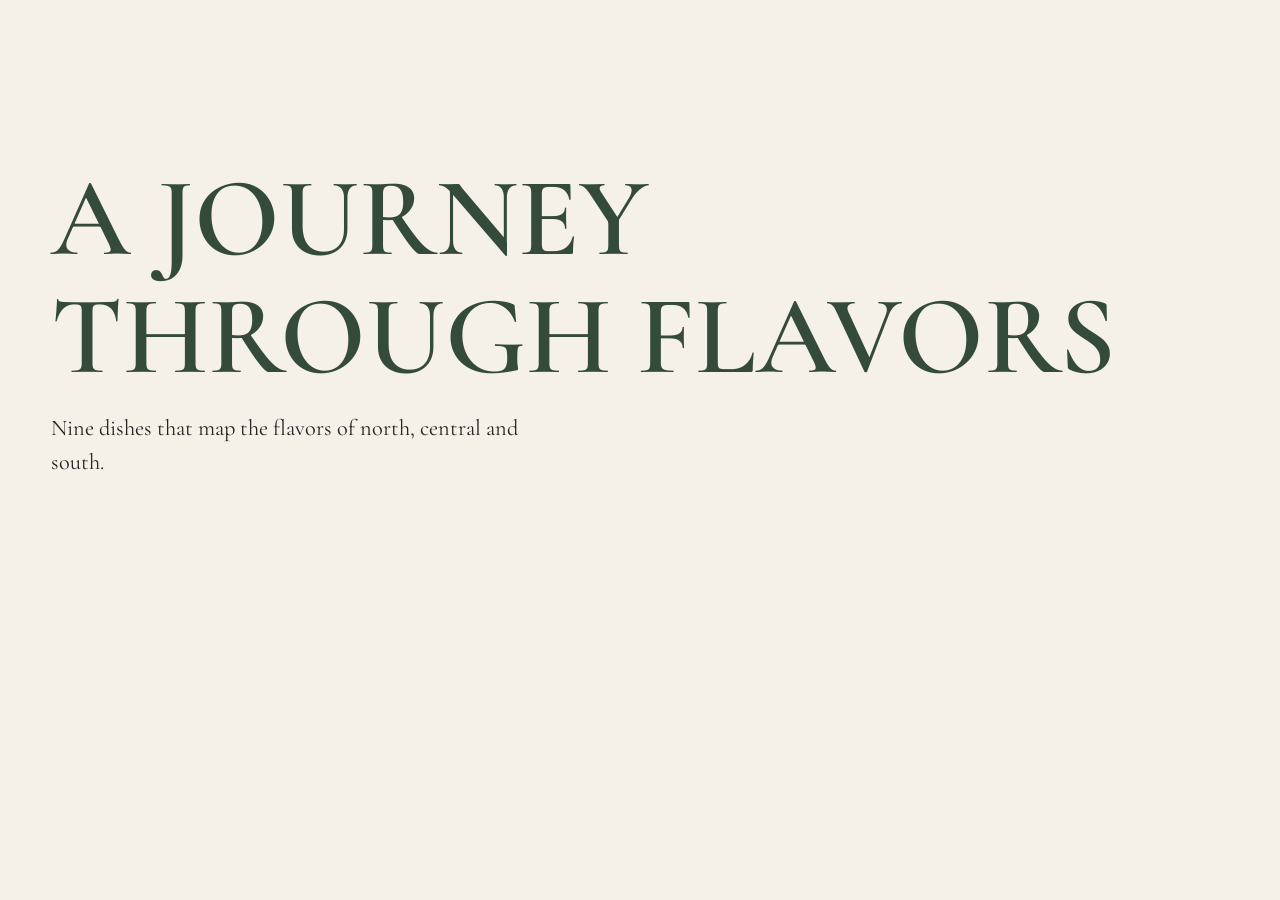
<file: cuisine.html>
<!DOCTYPE html><html lang="en"><head><meta charset="utf-8"><meta name="viewport" content="width=device-width,initial-scale=1">
<title>Taste of Vietnam – Vietnam: The Hidden Charm</title><meta name="description" content="Nine dishes that map the flavors of north, central and south.">
<link rel="icon" href="data:image/svg+xml,%3Csvg xmlns='http://www.w3.org/2000/svg' viewBox='0 0 32 32'%3E%3Crect width='32' height='32' fill='%23873D35'/%3E%3C/svg%3E">
<link href="https://fonts.googleapis.com/css2?family=Be+Vietnam+Pro:wght@400;500&family=Cormorant+Garamond:ital,wght@0,500;0,600;1,500&display=swap" rel="stylesheet">
<link rel="stylesheet" href="../style.css"></head>
<body data-page="cuisine" data-root="../"><main>
<section class="phead"><div class="wrap"><h1>A JOURNEY THROUGH FLAVORS</h1><p class="lede" style="margin-top:1rem">Nine dishes that map the flavors of north, central and south.</p></div></section>
<section class="wrap" style="padding-bottom:4rem"><div id="app"></div></section></main><script src="../script.js"></script></body></html>
</file>
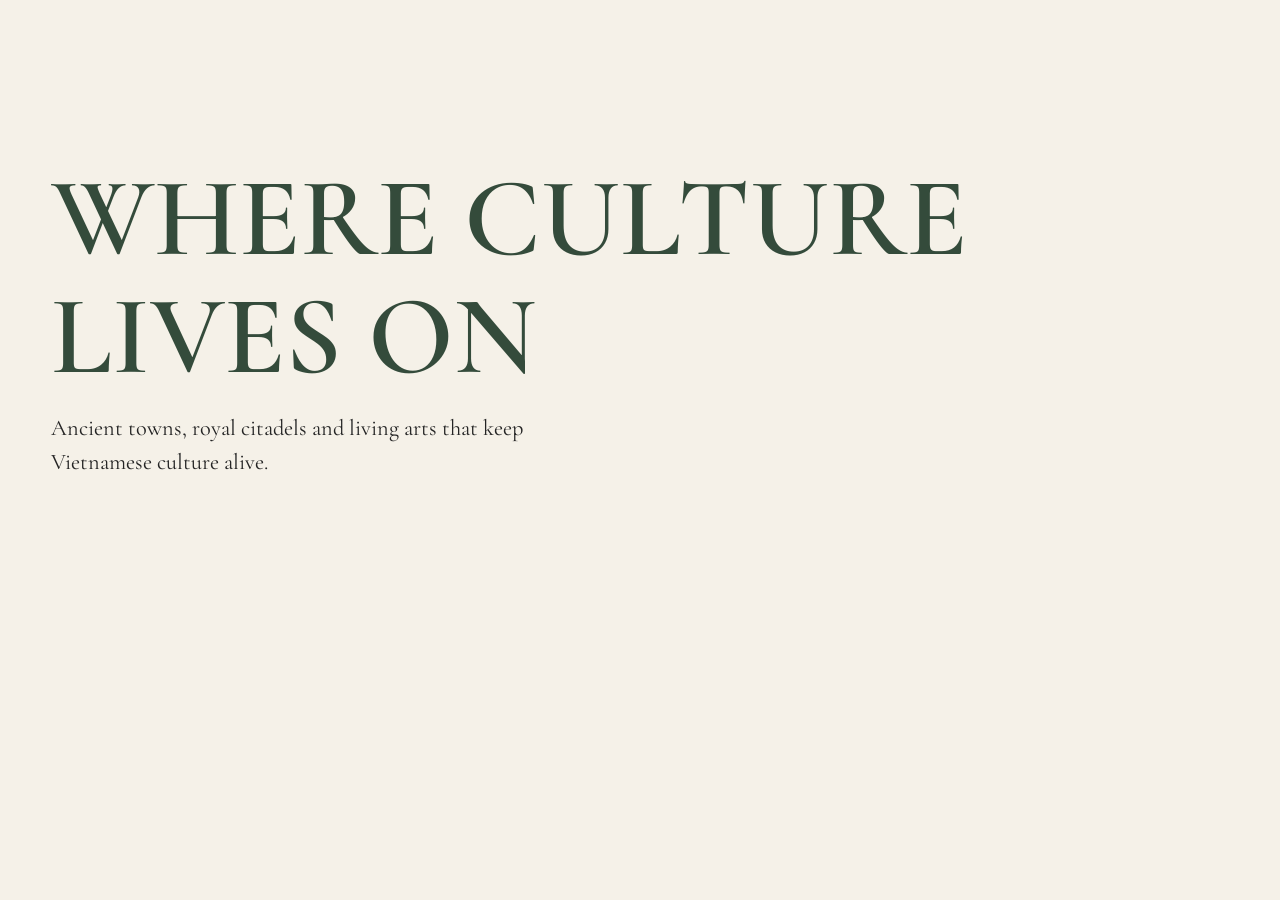
<file: heritage.html>
<!DOCTYPE html><html lang="en"><head><meta charset="utf-8"><meta name="viewport" content="width=device-width,initial-scale=1">
<title>Cultural Heritage – Vietnam: The Hidden Charm</title><meta name="description" content="Ancient towns, royal citadels and living arts that keep Vietnamese culture alive.">
<link rel="icon" href="data:image/svg+xml,%3Csvg xmlns='http://www.w3.org/2000/svg' viewBox='0 0 32 32'%3E%3Crect width='32' height='32' fill='%23873D35'/%3E%3C/svg%3E">
<link href="https://fonts.googleapis.com/css2?family=Be+Vietnam+Pro:wght@400;500&family=Cormorant+Garamond:ital,wght@0,500;0,600;1,500&display=swap" rel="stylesheet">
<link rel="stylesheet" href="../style.css"></head>
<body data-page="heritage" data-root="../"><main>
<section class="phead"><div class="wrap"><h1>WHERE CULTURE LIVES ON</h1><p class="lede" style="margin-top:1rem">Ancient towns, royal citadels and living arts that keep Vietnamese culture alive.</p></div></section>
<section class="wrap" style="padding-bottom:4rem"><div id="app"></div></section></main><script src="../script.js"></script></body></html>
</file>
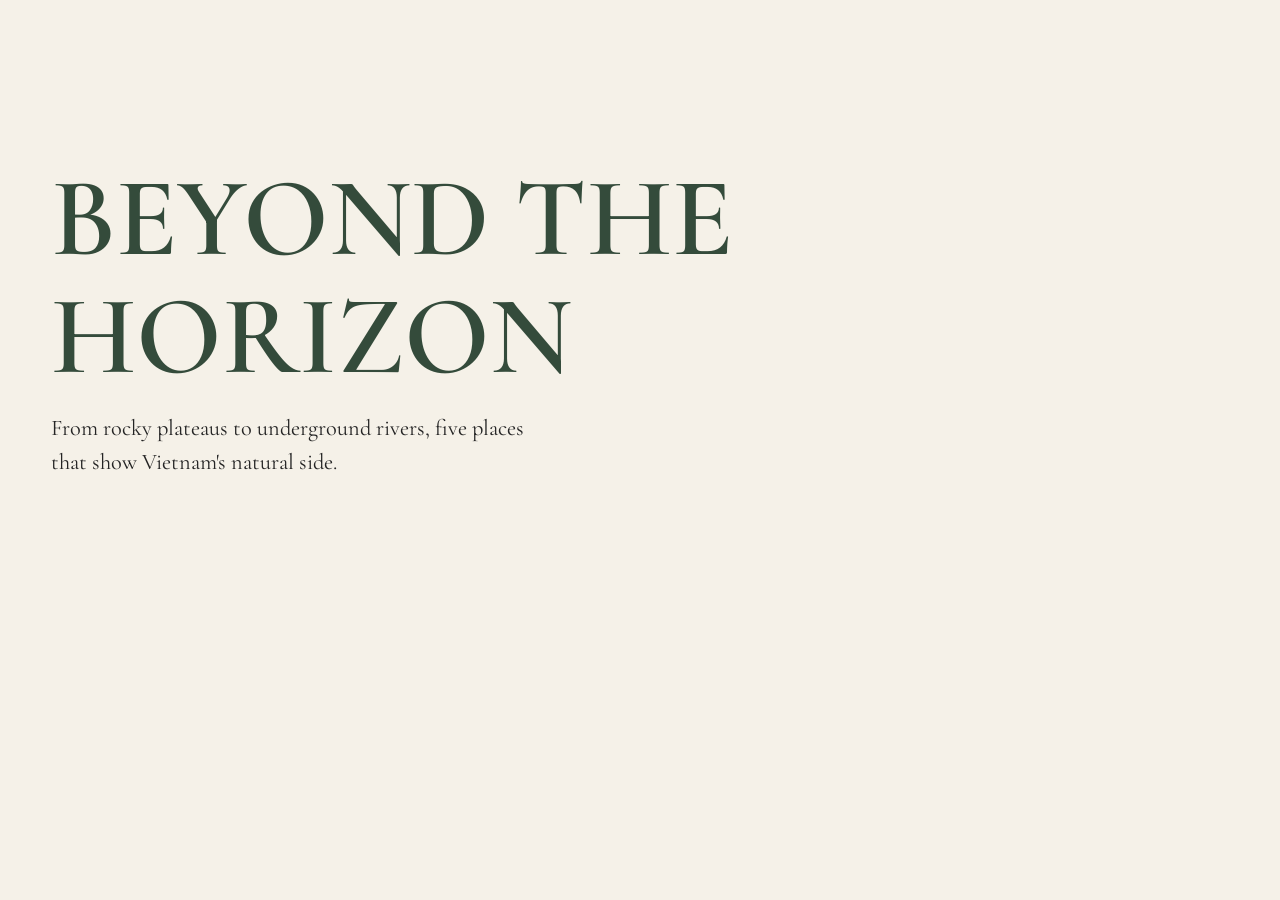
<file: landscapes.html>
<!DOCTYPE html><html lang="en"><head><meta charset="utf-8"><meta name="viewport" content="width=device-width,initial-scale=1">
<title>Hidden Landscapes – Vietnam: The Hidden Charm</title><meta name="description" content="From rocky plateaus to underground rivers, five places that show Vietnam's natural side.">
<link rel="icon" href="data:image/svg+xml,%3Csvg xmlns='http://www.w3.org/2000/svg' viewBox='0 0 32 32'%3E%3Crect width='32' height='32' fill='%23873D35'/%3E%3C/svg%3E">
<link href="https://fonts.googleapis.com/css2?family=Be+Vietnam+Pro:wght@400;500&family=Cormorant+Garamond:ital,wght@0,500;0,600;1,500&display=swap" rel="stylesheet">
<link rel="stylesheet" href="../style.css"></head>
<body data-page="landscapes" data-root="../"><main>
<section class="phead"><div class="wrap"><h1>BEYOND THE HORIZON</h1><p class="lede" style="margin-top:1rem">From rocky plateaus to underground rivers, five places that show Vietnam's natural side.</p></div></section>
<section class="wrap" style="padding-bottom:4rem"><div id="app"></div></section></main><script src="../script.js"></script></body></html>
</file>
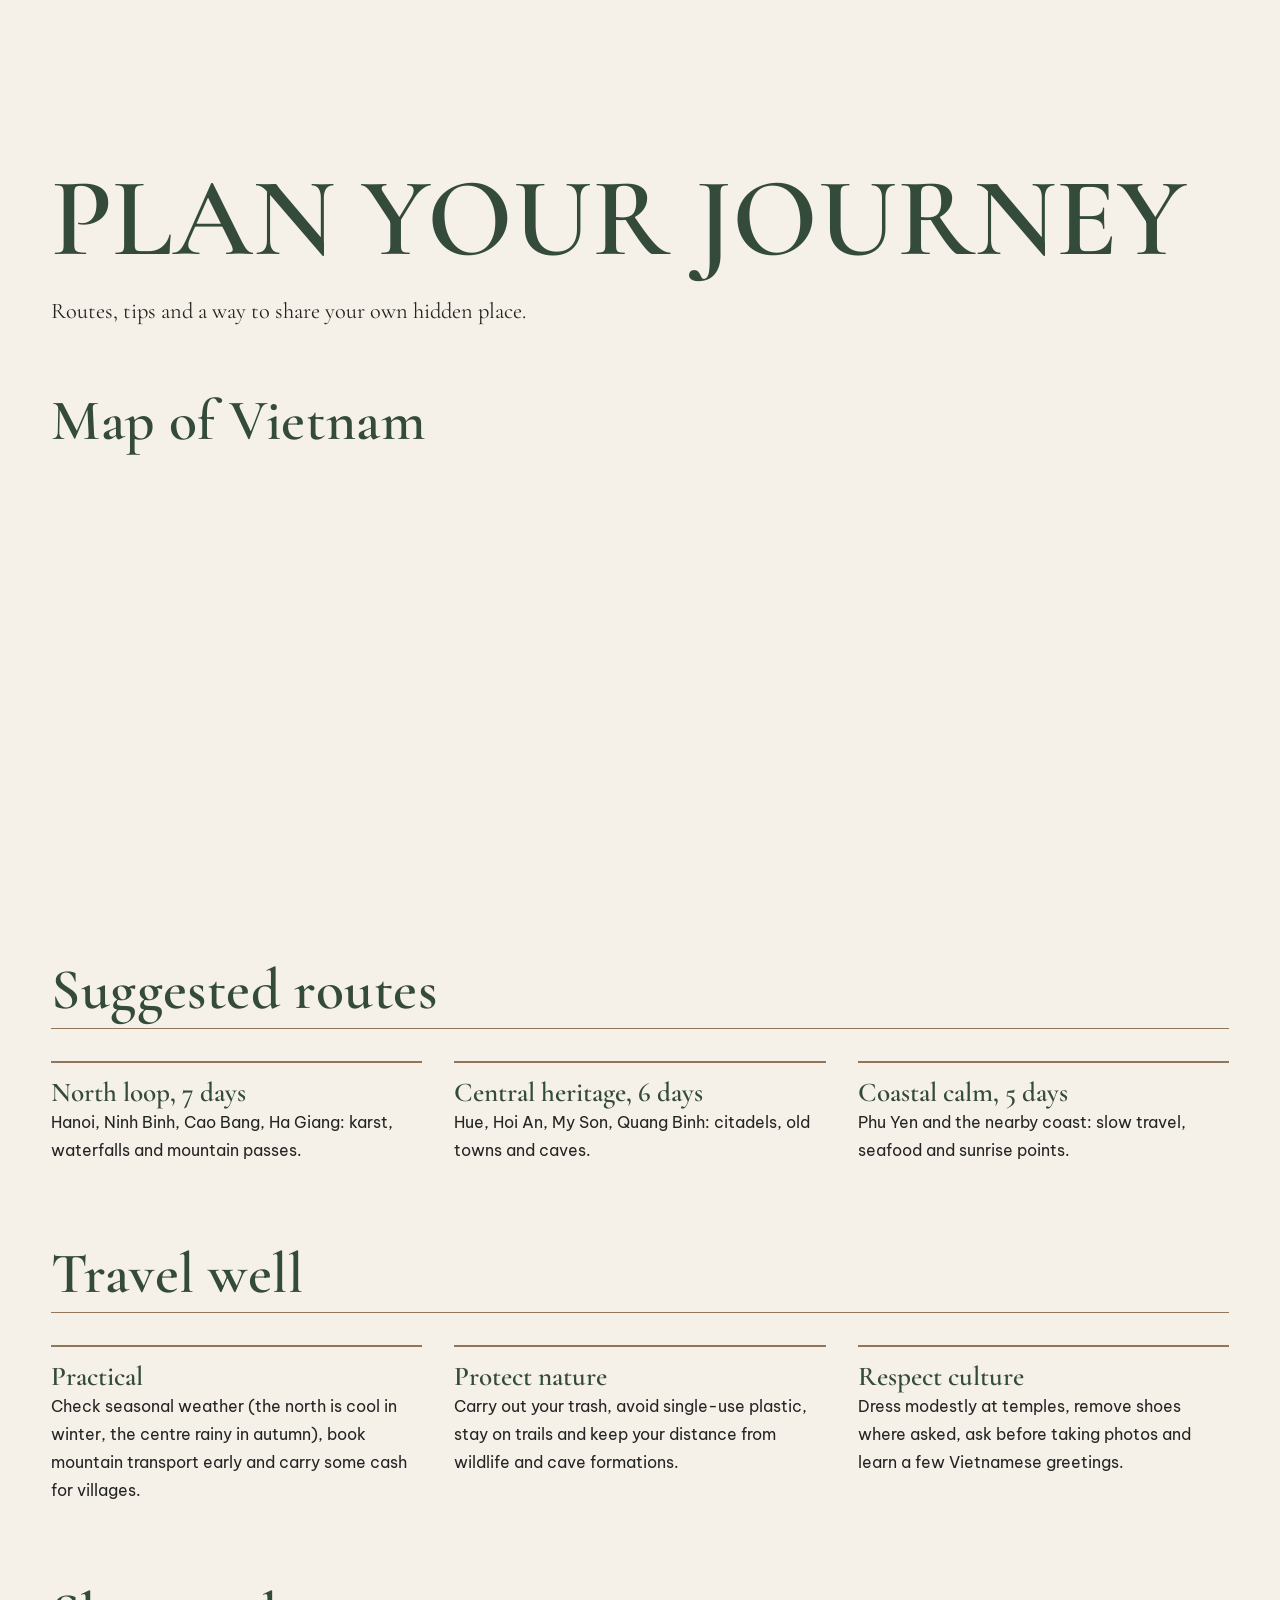
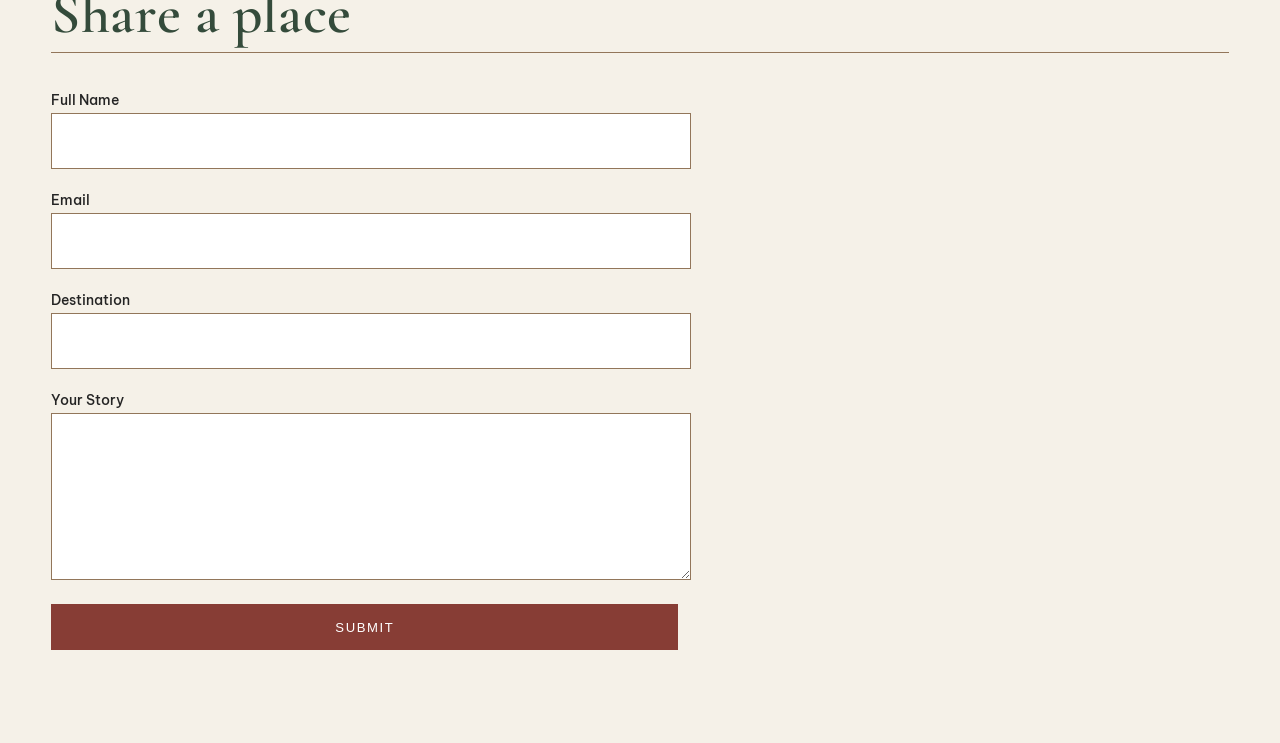
<file: travel-guide.html>
<!DOCTYPE html><html lang="en"><head><meta charset="utf-8"><meta name="viewport" content="width=device-width,initial-scale=1">
<title>Travel Guide – Vietnam: The Hidden Charm</title><meta name="description" content="Routes, tips and a way to share your own hidden place.">
<link rel="icon" href="data:image/svg+xml,%3Csvg xmlns='http://www.w3.org/2000/svg' viewBox='0 0 32 32'%3E%3Crect width='32' height='32' fill='%23873D35'/%3E%3C/svg%3E">
<link href="https://fonts.googleapis.com/css2?family=Be+Vietnam+Pro:wght@400;500&family=Cormorant+Garamond:ital,wght@0,500;0,600;1,500&display=swap" rel="stylesheet">
<link rel="stylesheet" href="../style.css"></head>
<body data-page="travel-guide" data-root="../"><main>
<section class="phead"><div class="wrap"><h1>PLAN YOUR JOURNEY</h1><p class="lede" style="margin-top:1rem">Routes, tips and a way to share your own hidden place.</p></div></section>
<section class="wrap" style="padding-bottom:4rem"><h2>Map of Vietnam</h2><iframe class="map" title="Map of Vietnam" loading="lazy" src="https://www.google.com/maps?q=Vietnam&output=embed"></iframe>
<h2 class="region">Suggested routes</h2><div class="cols"><div><h3>North loop, 7 days</h3><p>Hanoi, Ninh Binh, Cao Bang, Ha Giang: karst, waterfalls and mountain passes.</p></div><div><h3>Central heritage, 6 days</h3><p>Hue, Hoi An, My Son, Quang Binh: citadels, old towns and caves.</p></div><div><h3>Coastal calm, 5 days</h3><p>Phu Yen and the nearby coast: slow travel, seafood and sunrise points.</p></div></div>
<h2 class="region">Travel well</h2><div class="cols"><div><h3>Practical</h3><p>Check seasonal weather (the north is cool in winter, the centre rainy in autumn), book mountain transport early and carry some cash for villages.</p></div><div><h3>Protect nature</h3><p>Carry out your trash, avoid single-use plastic, stay on trails and keep your distance from wildlife and cave formations.</p></div><div><h3>Respect culture</h3><p>Dress modestly at temples, remove shoes where asked, ask before taking photos and learn a few Vietnamese greetings.</p></div></div>
<h2 class="region">Share a place</h2><form id="contrib"><div><label for="n">Full Name</label><input id="n" required></div><div><label for="e">Email</label><input id="e" type="email" required></div><div><label for="d">Destination</label><input id="d" required></div><div><label for="s">Your Story</label><textarea id="s" rows="5" required></textarea></div><button class="btn fill" type="submit">SUBMIT</button><p class="msg" id="fm" role="status"></p></form></section></main><script src="../script.js"></script></body></html>
</file>
<file: style.css>
:root{--cream:#F5F1E8;--forest:#344B3B;--earth:#92765A;--red:#873D35;--white:#fff;--ink:#242424;--serif:'Cormorant Garamond',Georgia,serif;--sans:'Be Vietnam Pro',system-ui,sans-serif}
*{box-sizing:border-box;margin:0}html{scroll-behavior:smooth}
body{font:400 1rem/1.75 var(--sans);color:var(--ink);background:var(--cream)}
img{max-width:100%;display:block}a{color:inherit}
:focus-visible{outline:3px solid var(--red);outline-offset:3px}
h1,h2,h3{font-family:var(--serif);font-weight:600;line-height:1.05;color:var(--forest)}
h2{font-size:clamp(2rem,5vw,3.6rem);letter-spacing:.01em}h3{font-size:1.7rem}
.wrap{width:min(1180px,92%);margin:auto}.sec{padding:clamp(3.5rem,9vw,7rem) 0}
.lede{font-family:var(--serif);font-size:1.4rem;line-height:1.5;max-width:46ch}
.vi{color:var(--earth);font-style:italic}
/* header */
.hdr{position:fixed;inset:0 0 auto;z-index:50;transition:background .3s}
.hdr.solid{background:rgba(245,241,232,.96);box-shadow:0 1px 0 rgba(0,0,0,.08)}
.hdr .wrap{display:flex;justify-content:space-between;align-items:center;height:68px}
.logo{font:600 1.35rem var(--serif);text-decoration:none;color:var(--white);letter-spacing:.06em}
.hdr.solid .logo,.hdr.light .logo{color:var(--forest)}
nav ul{display:flex;gap:1.6rem;list-style:none;padding:0}
nav a{text-decoration:none;font-size:.88rem;color:var(--white);padding:.3rem 0;border-bottom:2px solid transparent}
.hdr.solid nav a,.hdr.light nav a{color:var(--ink)}
nav a:hover,nav a.active{border-color:var(--red)}
.burger{display:none;background:none;border:0;font-size:1.8rem;color:var(--white);cursor:pointer}
.hdr.solid .burger,.hdr.light .burger{color:var(--forest)}
@media(max-width:820px){.burger{display:block}nav{position:absolute;top:68px;left:0;right:0;background:var(--cream);display:none;padding:1rem 4%}nav.open{display:block}nav ul{flex-direction:column}nav a{color:var(--ink)}}
/* media */
.fig{position:relative;overflow:hidden;background:linear-gradient(135deg,var(--forest),var(--earth));aspect-ratio:4/5;margin:0}
.fig img{width:100%;height:100%;object-fit:cover;transition:transform .8s}
.fig:hover img{transform:scale(1.04)}
.fig.broken img{display:none}
.fig.broken::after{content:attr(data-name);position:absolute;inset:auto 1rem 1rem;color:var(--cream);font:600 1.6rem var(--serif)}
.fig.wide{aspect-ratio:16/10}
/* hero */
.hero{min-height:100svh;display:grid;align-items:end;position:relative;color:var(--white);padding:0 0 9vh}
.hero .fig{position:absolute;inset:0;aspect-ratio:auto}
.hero .fig::before{content:"";position:absolute;inset:0;z-index:1;background:linear-gradient(180deg,rgba(36,36,36,.45),rgba(36,36,36,.1) 40%,rgba(36,36,36,.78))}
.hero .wrap{position:relative;z-index:2}
.hero h1{color:var(--white);font-size:clamp(4rem,17vw,13rem);letter-spacing:.02em;line-height:.85}
.hero h1 span{display:block;font-size:.28em;letter-spacing:.35em;font-weight:500;margin-top:.5em;padding-left:.15em}
.hero p{font:italic 1.5rem var(--serif);margin:1.4rem 0 2rem}
.btn{display:inline-block;padding:.9rem 1.7rem;border:1.5px solid currentColor;text-decoration:none;font-size:.82rem;letter-spacing:.12em;margin:0 .8rem .8rem 0;transition:.25s}
.btn.fill{background:var(--red);border-color:var(--red);color:var(--white)}
.btn:hover{background:var(--cream);color:var(--forest);border-color:var(--cream)}
.btn.dark{color:var(--forest)}.btn.dark:hover{background:var(--forest);color:var(--cream)}
/* editorial */
.intro{display:grid;grid-template-columns:1fr 1.1fr;gap:5vw;align-items:center}
.intro .fig{transform:translateY(2.5rem)}
.grid4{display:grid;grid-template-columns:repeat(auto-fit,minmax(240px,1fr));gap:1.5rem;margin-top:2.5rem}
.card .fig{margin-bottom:1rem}.card small{color:var(--earth);font-size:.85rem}.card p{margin:.4rem 0 .8rem;font-size:.95rem}
.card:nth-child(even){margin-top:3rem}
.dark-sec{background:var(--forest);color:var(--cream)}.dark-sec h2,.dark-sec h3{color:var(--cream)}
.tiles{display:grid;grid-template-columns:repeat(auto-fit,minmax(260px,1fr));gap:1px;margin-top:2.5rem;background:rgba(245,241,232,.25)}
.tile{background:var(--forest);padding:2.2rem;text-decoration:none;transition:background .3s;min-height:200px}
.tile:hover{background:var(--red)}.tile p{margin-top:.6rem;font-size:.92rem;opacity:.85}
.close{text-align:center}.close h2{max-width:20ch;margin:auto}
.phead{padding:10rem 0 4rem;background:var(--cream)}.phead h1{font-size:clamp(2.8rem,9vw,7rem);color:var(--forest)}
.item{display:grid;grid-template-columns:1fr 1fr;gap:5vw;align-items:center;margin-bottom:6rem}
.item:nth-child(even) .fig{order:2}
.item h3{font-size:2.3rem}.item .sub{color:var(--red);font-family:var(--serif);font-size:1.3rem;font-style:italic}
dl{margin:1rem 0;display:grid;grid-template-columns:auto 1fr;gap:.3rem 1rem;font-size:.92rem}dt{font-weight:600;color:var(--forest)}dd{margin:0}
.fact{border-left:3px solid var(--red);padding-left:1rem;margin:1rem 0;font-size:.95rem}
.region{margin:5rem 0 2rem;border-bottom:1px solid var(--earth);padding-bottom:.5rem}
.cols{display:grid;grid-template-columns:repeat(auto-fit,minmax(280px,1fr));gap:2rem}
.cols>div{border-top:2px solid var(--earth);padding-top:1rem}
iframe.map{width:100%;height:420px;border:0}
form{display:grid;gap:1rem;max-width:640px}
label{font-size:.9rem;font-weight:500}input,textarea{width:100%;padding:.8rem;border:1px solid var(--earth);background:var(--white);font:inherit}
.msg{color:var(--forest);font-weight:600}
footer{background:var(--ink);color:#cfc8b8;padding:3rem 0;font-size:.85rem}footer a{color:var(--cream)}
#top{position:fixed;right:1.2rem;bottom:1.2rem;width:46px;height:46px;border:0;background:var(--red);color:#fff;font-size:1.2rem;cursor:pointer;opacity:0;pointer-events:none;transition:.3s;z-index:40}
#top.show{opacity:1;pointer-events:auto}
.rv{opacity:0;transform:translateY(24px);transition:opacity .8s,transform .8s}.rv.in{opacity:1;transform:none}
@media(max-width:820px){.intro,.item{grid-template-columns:1fr}.item:nth-child(even) .fig{order:0}.card:nth-child(even){margin-top:0}.intro .fig{transform:none}}
@media(prefers-reduced-motion:reduce){*{transition:none!important;scroll-behavior:auto}.rv{opacity:1;transform:none}}
</file>
